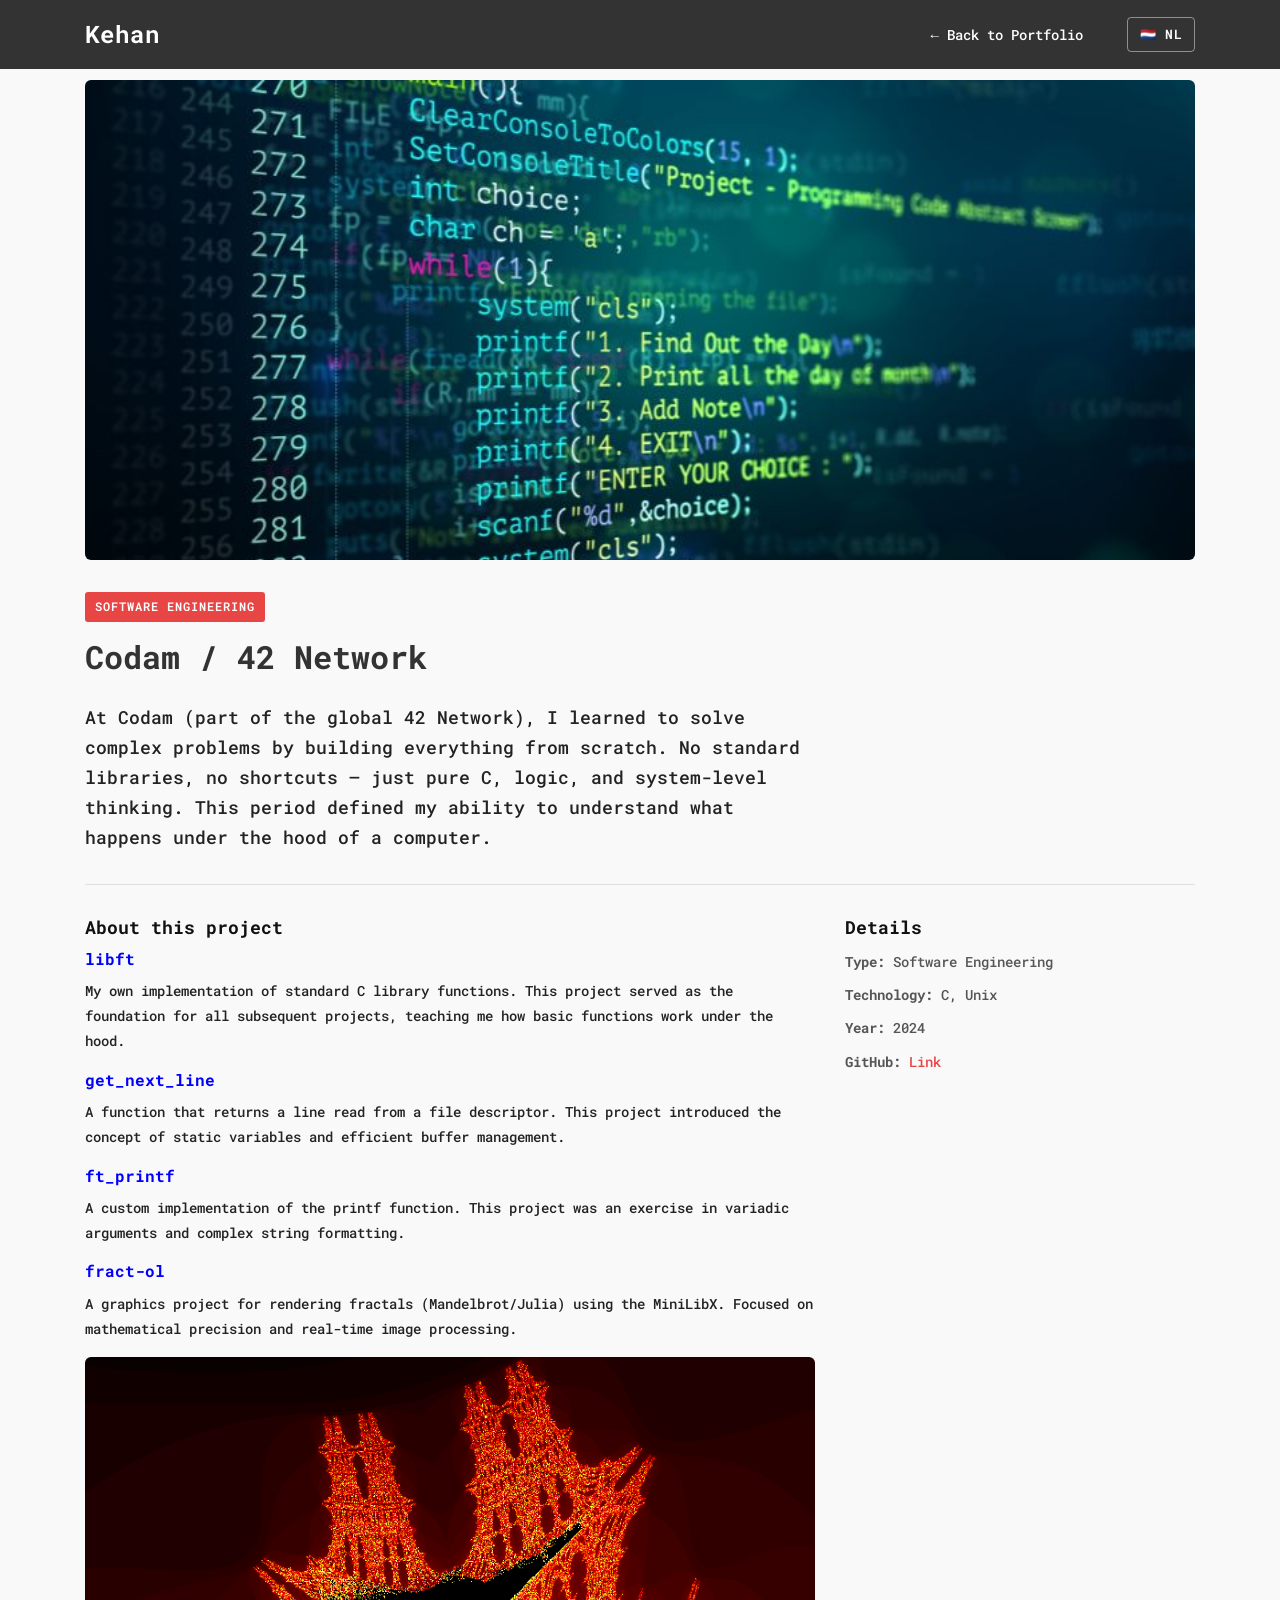
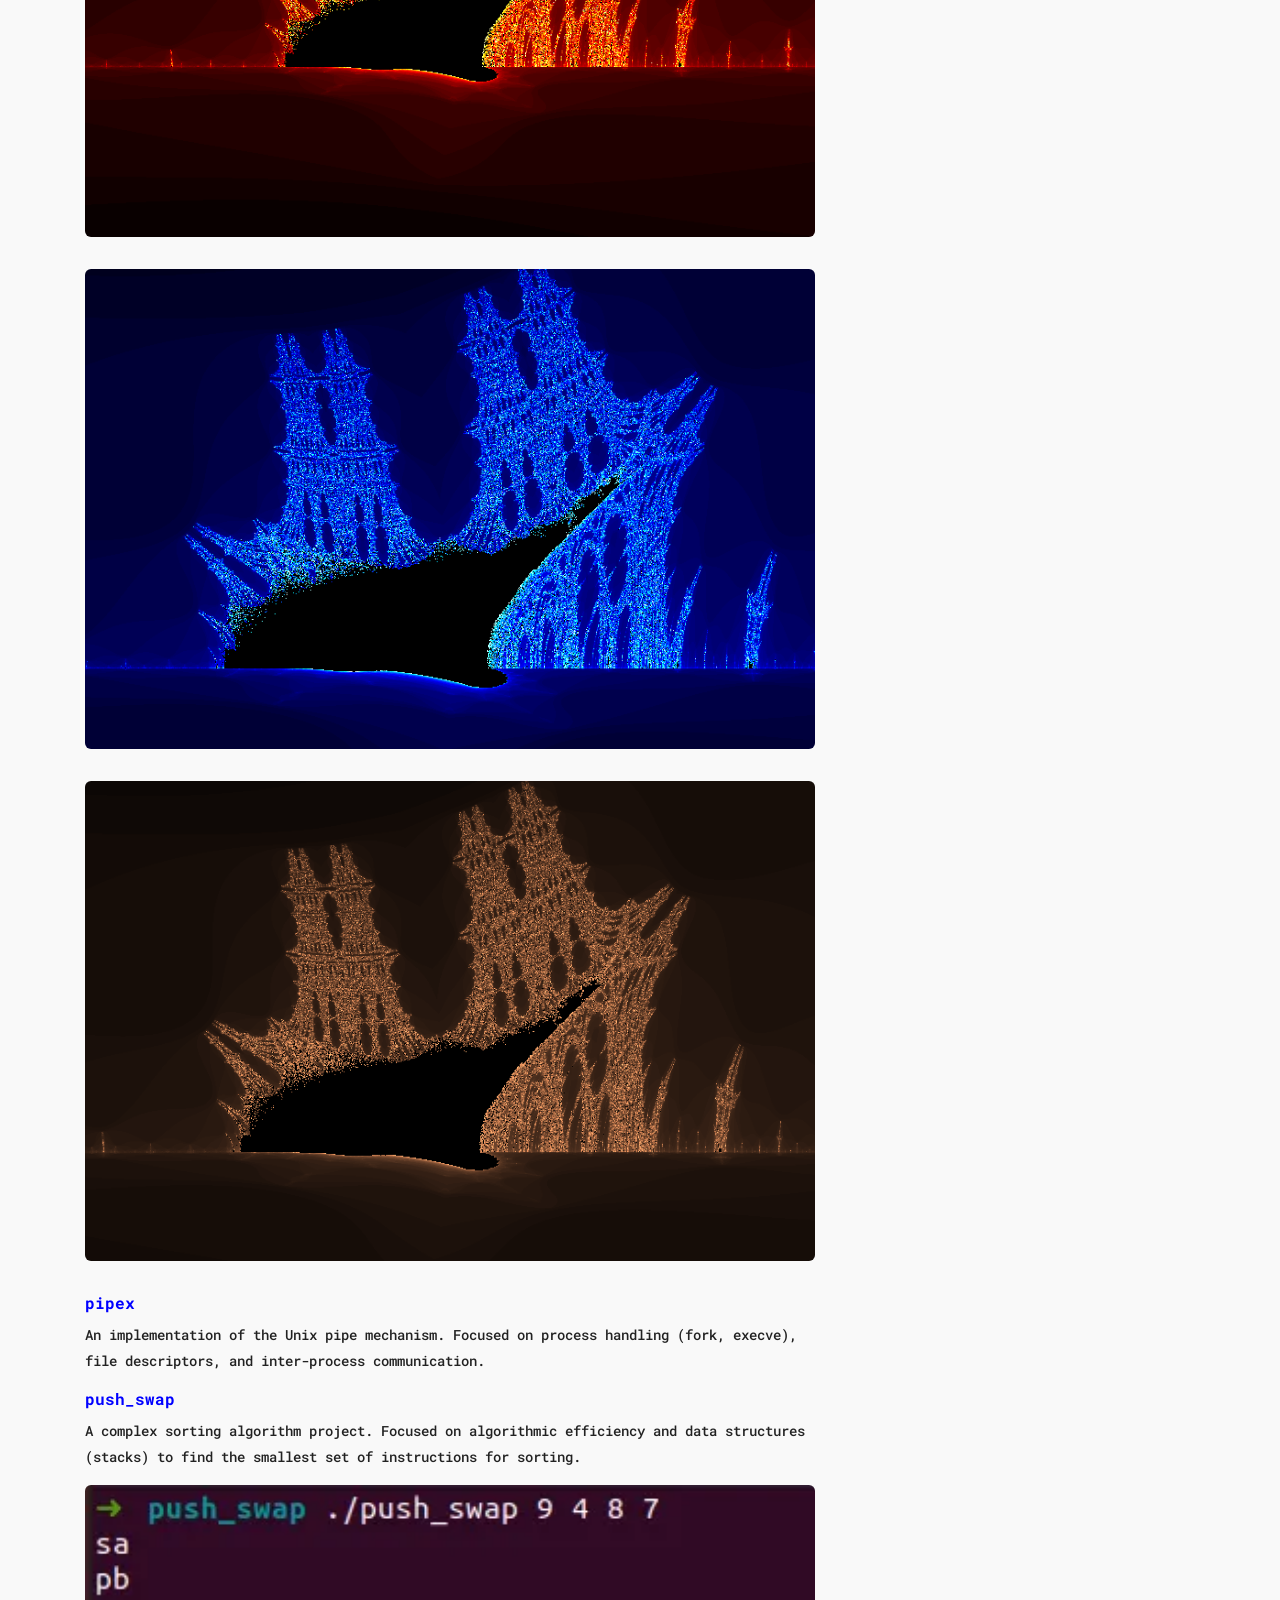
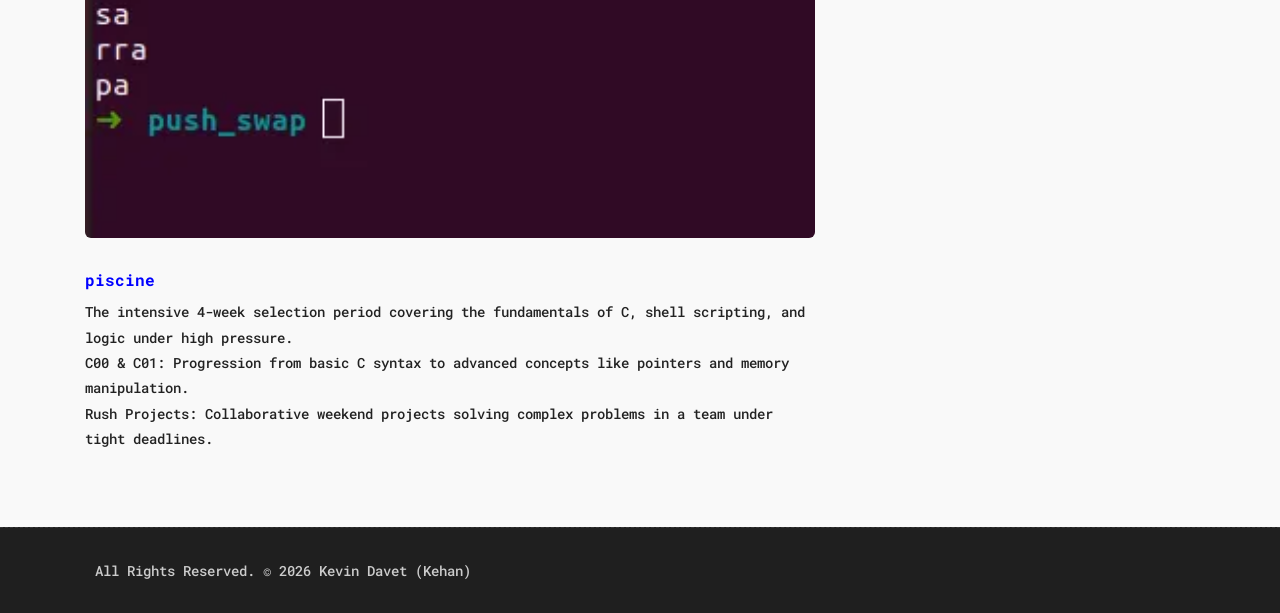
<file: portfolio-1.html>
<!DOCTYPE html>
<html lang="en">
<head>
    <meta charset="utf-8">
    <meta http-equiv="X-UA-Compatible" content="IE=edge">
    <meta name="viewport" content="width=device-width, minimum-scale=1.0, maximum-scale=1.0, user-scalable=no">
    <title>Codam / 42 Network – Kehan</title>

    <link rel="stylesheet" href="css/bootstrap.min.css">
    <link rel="stylesheet" href="style.css">
    <link rel="stylesheet" href="css/responsive.css">
    <link rel="stylesheet" href="css/custom.css">
</head>
<body class="politics_version">

    <!-- Navigation -->
    <nav class="navbar navbar-expand-lg navbar-dark fixed-top navbar-shrink" id="mainNav" style="background-color:#333333 !important;">
        <div class="container">
            <a class="navbar-brand" href="index.html">Kehan</a>
            <div style="display:flex; align-items:center; gap:16px;">
                <a href="index.html#portfolio" class="nav-link" style="display:inline; color:#fff;" data-i18n="back-link">← Back to Portfolio</a>
                <button id="lang-toggle" class="lang-toggle-btn" onclick="toggleLang()" title="Taal wisselen / Switch language">🇳🇱 NL</button>
            </div>
        </div>
    </nav>

    <div class="portfolio-detail-section">
        <div class="container">
            <img src="uploads/c-vs-c.jpg" alt="Codam / 42 Network" class="portfolio-detail-hero img-fluid">

            <span class="portfolio-detail-tag">Software Engineering</span>
            <h1 style="font-size:32px; font-weight:700; margin-bottom:16px;">Codam / 42 Network</h1>

            <p class="lead" style="color:#555; max-width:720px;" data-i18n="p1-intro">
                At Codam (part of the global 42 Network), I learned to solve complex problems by building everything from scratch. No standard libraries, no shortcuts — just pure C, logic, and system-level thinking. This period defined my ability to understand what happens under the hood of a computer.
            </p>

            <hr style="margin: 32px 0;">

            <div class="row">
                <div class="col-md-8">
                    <h3 data-i18n="about-project">About this project</h3>
					<h4 style="color: #0000FF !important">libft</h4>
                    <p data-i18n="p1-body1">My own implementation of standard C library functions. This project served as the foundation for all subsequent projects, teaching me how basic functions work under the hood.</p>
                    <h4 style="color: #0000FF !important">get_next_line</h4>
					<p data-i18n="p1-body2">A function that returns a line read from a file descriptor. This project introduced the concept of static variables and efficient buffer management.</p>
					<h4 style="color: #0000FF !important">ft_printf</h4>
					<p data-i18n="p1-body3">A custom implementation of the printf function. This project was an exercise in variadic arguments and complex string formatting.</p>
					<h4 style="color: #0000FF !important">fract-ol</h4>
					<p data-i18n="p1-body4">A graphics project for rendering fractals (Mandelbrot/Julia) using the MiniLibX. Focused on mathematical precision and real-time image processing.</p>
					<img src="uploads/fract-ol_ship_1.png" alt="fract-ol_ship_1" class="portfolio-detail-hero img-fluid">
					<img src="uploads/fract-ol_ship_2.png" alt="fract-ol_ship_2" class="portfolio-detail-hero img-fluid">
					<img src="uploads/fract-ol_ship_3.png" alt="fract-ol_ship_3" class="portfolio-detail-hero img-fluid">
					<h4 style="color: #0000FF !important">pipex</h4>
					<p data-i18n="p1-body5">An implementation of the Unix pipe mechanism. Focused on process handling (fork, execve), file descriptors, and inter-process communication.</p>
					<h4 style="color: #0000FF !important">push_swap</h4>
					<p data-i18n="p1-body6">A complex sorting algorithm project. Focused on algorithmic efficiency and data structures (stacks) to find the smallest set of instructions for sorting.</p>
					<img src="uploads/push_swap.png" alt="push_swap" class="portfolio-detail-hero img-fluid">
					<h4 style="color: #0000FF !important">piscine</h4>
					<p data-i18n="p1-body7">The intensive 4-week selection period covering the fundamentals of C, shell scripting, and logic under high pressure.<br>C00 & C01: Progression from basic C syntax to advanced concepts like pointers and memory manipulation.<br>Rush Projects: Collaborative weekend projects solving complex problems in a team under tight deadlines.</p>
				</div>
                <div class="col-md-4">
                    <h3 data-i18n="details-title">Details</h3>
                    <ul style="list-style:none; padding:0; color:#555;">
                        <li><strong data-i18n="lbl-type">Type:</strong> Software Engineering</li>
                        <li style="margin-top:8px;"><strong data-i18n="lbl-tech">Technology:</strong> C, Unix</li>
                        <li style="margin-top:8px;"><strong data-i18n="lbl-year">Year:</strong> 2024</li>
                        <li style="margin-top:8px;"><strong>GitHub:</strong> <a href="https://github.com/kehan8/Codam_42" target="_blank" style="color:#e84545;">Link</a></li>
                    </ul>
                </div>
            </div>
        </div>
    </div>

    <div class="copyrights">
        <div class="container">
            <div class="footer-distributed">
                <div class="footer-left">
                    <p class="footer-company-name">All Rights Reserved. &copy; 2026 Kevin Davet (Kehan)</p>
                </div>
            </div>
        </div>
    </div>

    <script src="js/all.js"></script>
    <script src="js/custom.js"></script>

    <!-- Language Switcher -->
    <script>
      	var translations = {
        	en: {
				'back-link':		'← Back to Portfolio',
				'p1-intro':			'At Codam (part of the global 42 Network), I learned to solve complex problems by building everything from scratch. No standard libraries, no shortcuts — just pure C, logic, and system-level thinking. This period defined my ability to understand what happens under the hood of a computer.',
				'about-project':	'About this project',
				'p1-body1':			'My own implementation of standard C library functions. This project served as the foundation for all subsequent projects, teaching me how basic functions work under the hood.',
				'p1-body2': 		'A function that returns a line read from a file descriptor. This project introduced the concept of static variables and efficient buffer management.',
				'p1-body3': 		'A custom implementation of the printf function. This project was an exercise in variadic arguments and complex string formatting.',
				'p1-body4': 		'A graphics project for rendering fractals (Mandelbrot/Julia) using the MiniLibX. Focused on mathematical precision and real-time image processing.',
				'p1-body5': 		'An implementation of the Unix pipe mechanism. Focused on process handling (fork, execve), file descriptors, and inter-process communication.',
				'p1-body6': 		'A complex sorting algorithm project. Focused on algorithmic efficiency and data structures (stacks) to find the smallest set of instructions for sorting.',
				'p1-body7': 		'The intensive 4-week selection period covering the fundamentals of C, shell scripting, and logic under high pressure.<br>C00 & C01: Progression from basic C syntax to advanced concepts like pointers and memory manipulation.<br>Rush Projects: Collaborative weekend projects solving complex problems in a team under tight deadlines.',
				'details-title':	'Details',
				'lbl-type':			'Type:',
				'lbl-tech':			'Technology:',
				'lbl-year':			'Year:'
			},
			nl: {
				'back-link':		'← Terug naar Portfolio',
				'p1-intro':			'Bij Codam (onderdeel van het wereldwijde 42 Network) leerde ik complexe problemen op te lossen door alles vanaf nul op te bouwen. Geen standaardbibliotheken, geen shortcuts – alleen pure C, logica en systeemdenken. Deze periode heeft mijn vermogen gevormd om te begrijpen wat er zich onder de motorkap van een computer afspeelt.',
				'about-project':	'Over dit project',
				'p1-body1':			'Mijn eigen implementatie van standaard C-bibliotheekfuncties. Dit project vormde de basis voor alle volgende projecten en leerde me hoe basisfuncties intern werken.',
				'p1-body2':			'Een functie die een regel retourneert die is gelezen uit een bestandsdescriptor. Dit project introduceerde het concept van statische variabelen en efficiënt bufferbeheer.',
				'p1-body3': 		'Een aangepaste implementatie van de printf-functie. Dit project was een oefening in het werken met variabele argumenten en complexe tekenreeksopmaak.',
				'p1-body4': 		'Een grafisch project voor het weergeven van fractals (Mandelbrot/Julia) met behulp van MiniLibX. De focus ligt op wiskundige precisie en realtime beeldverwerking.',
				'p1-body5': 		'Een implementatie van het Unix-pipemechanisme. Gericht op procesafhandeling (fork, execve), bestandsdescriptors en interprocescommunicatie.',
				'p1-body6': 		'Een complex sorteeralgoritme-project. Gericht op algoritmische efficiëntie en datastructuren (stacks) om de kleinste set instructies voor sorteren te vinden.',
				'p1-body7': 		'De intensieve selectieperiode van 4 weken behandelt de basisprincipes van C, shellscripting en logica onder hoge druk.<br>C00 & C01: Van basis C-syntaxis tot geavanceerde concepten zoals pointers en geheugenmanipulatie.<br>Rush Projects: Samenwerkingsprojecten in het weekend waarbij complexe problemen in teamverband onder strakke deadlines worden opgelost.',
				'details-title':	'Details',
				'lbl-type':			'Type:',
				'lbl-tech':			'Technologie:',
				'lbl-year':			'Jaar:'
			}
		};
		function setLang(lang) {
			localStorage.setItem('lang', lang);
			var t = translations[lang];
			document.querySelectorAll('[data-i18n]').forEach(function(el) {
				var key = el.getAttribute('data-i18n');
				if (t[key] !== undefined) el.innerHTML = t[key];
			});
			var btn = document.getElementById('lang-toggle');
			if (btn) btn.textContent = lang === 'nl' ? '\uD83C\uDDEC\uD83C\uDDE7 EN' : '\uD83C\uDDF3\uD83C\uDDF1 NL';
			document.documentElement.lang = lang === 'nl' ? 'nl' : 'en';
		}
		function toggleLang() {
			var current = localStorage.getItem('lang') || 'en';
			setLang(current === 'en' ? 'nl' : 'en');
		}
		document.addEventListener('DOMContentLoaded', function() {
        	setLang(localStorage.getItem('lang') || 'en');
		});
    </script>
</body>
</html>
</file>
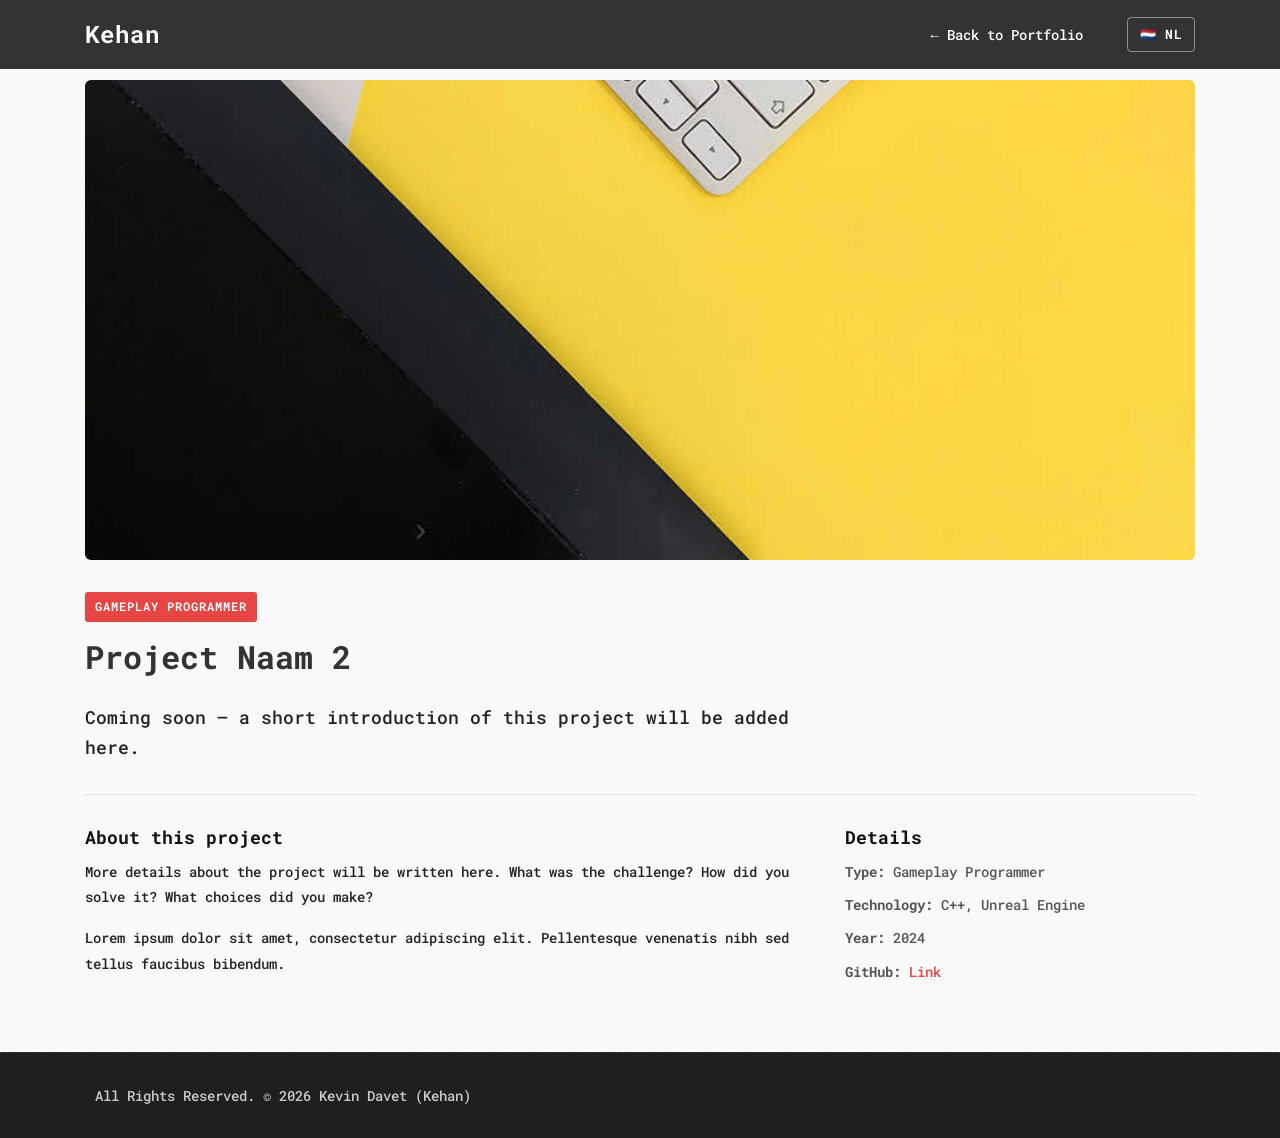
<file: portfolio-2.html>
<!DOCTYPE html>
<html lang="en">
<head>
    <meta charset="utf-8">
    <meta http-equiv="X-UA-Compatible" content="IE=edge">
    <meta name="viewport" content="width=device-width, minimum-scale=1.0, maximum-scale=1.0, user-scalable=no">
    <title>Project Naam 2 – Kehan</title>

    <link rel="stylesheet" href="css/bootstrap.min.css">
    <link rel="stylesheet" href="style.css">
    <link rel="stylesheet" href="css/responsive.css">
    <link rel="stylesheet" href="css/custom.css">
</head>
<body class="politics_version">

    <!-- Navigation -->
    <nav class="navbar navbar-expand-lg navbar-dark fixed-top navbar-shrink" id="mainNav" style="background-color:#333333 !important;">
        <div class="container">
            <a class="navbar-brand" href="index.html">Kehan</a>
            <div style="display:flex; align-items:center; gap:16px;">
                <a href="index.html#portfolio" class="nav-link" style="display:inline; color:#fff;" data-i18n="back-link">← Back to Portfolio</a>
                <button id="lang-toggle" class="lang-toggle-btn" onclick="toggleLang()" title="Taal wisselen / Switch language">🇳🇱 NL</button>
            </div>
        </div>
    </nav>

    <div class="portfolio-detail-section">
        <div class="container">
            <img src="uploads/gallery_img-02.jpg" alt="Project Naam 2" class="portfolio-detail-hero img-fluid">

            <span class="portfolio-detail-tag">Gameplay Programmer</span>
            <h1 style="font-size:32px; font-weight:700; margin-bottom:16px;">Project Naam 2</h1>

            <p class="lead" style="color:#555; max-width:720px;" data-i18n="p2-intro">
                Coming soon – a short introduction of this project will be added here.
            </p>

            <hr style="margin: 32px 0;">

            <div class="row">
                <div class="col-md-8">
                    <h3 data-i18n="about-project">About this project</h3>
                    <p data-i18n="p2-body1">More details about the project will be written here. What was the challenge? How did you solve it? What choices did you make?</p>
                    <p data-i18n="placeholder-lorem">Lorem ipsum dolor sit amet, consectetur adipiscing elit. Pellentesque venenatis nibh sed tellus faucibus bibendum.</p>
                </div>
                <div class="col-md-4">
                    <h3 data-i18n="details-title">Details</h3>
                    <ul style="list-style:none; padding:0; color:#555;">
                        <li><strong data-i18n="lbl-type">Type:</strong> Gameplay Programmer</li>
                        <li style="margin-top:8px;"><strong data-i18n="lbl-tech">Technology:</strong> C++, Unreal Engine</li>
                        <li style="margin-top:8px;"><strong data-i18n="lbl-year">Year:</strong> 2024</li>
                        <li style="margin-top:8px;"><strong>GitHub:</strong> <a href="#" target="_blank" style="color:#e84545;">Link</a></li>
                    </ul>
                </div>
            </div>
        </div>
    </div>

    <div class="copyrights">
        <div class="container">
            <div class="footer-distributed">
                <div class="footer-left">
                    <p class="footer-company-name">All Rights Reserved. &copy; 2026 Kevin Davet (Kehan)</p>
                </div>
            </div>
        </div>
    </div>

    <script src="js/all.js"></script>
    <script src="js/custom.js"></script>

    <!-- Language Switcher -->
	<script>
		var translations = {
			en: {
				'back-link':			'← Back to Portfolio',
				'p2-intro':				'Coming soon – a short introduction of this project will be added here.',
				'about-project':		'About this project',
				'p2-body1':				'More details about the project will be written here. What was the challenge? How did you solve it? What choices did you make?',
				'placeholder-lorem':	'Lorem ipsum dolor sit amet, consectetur adipiscing elit. Pellentesque venenatis nibh sed tellus faucibus bibendum.',
				'details-title':		'Details',
				'lbl-type':				'Type:',
				'lbl-tech':				'Technology:',
				'lbl-year':				'Year:'
			},
			nl: {
				'back-link':			'← Terug naar Portfolio',
				'p2-intro':				'Binnenkort beschikbaar – hier komt een korte introductie van het project.',
				'about-project':		'Over dit project',
				'p2-body1':				'Hier kun je meer details schrijven over het project. Wat was de uitdaging? Hoe heb je het opgelost? Welke keuzes heb je gemaakt?',
				'placeholder-lorem':	'Lorem ipsum dolor sit amet, consectetur adipiscing elit. Pellentesque venenatis nibh sed tellus faucibus bibendum.',
				'details-title':		'Details',
				'lbl-type':				'Type:',
				'lbl-tech':				'Technologie:',
				'lbl-year':				'Jaar:'
			}
		};
		function setLang(lang) {
			localStorage.setItem('lang', lang);
			var t = translations[lang];
			document.querySelectorAll('[data-i18n]').forEach(function(el) {
				var key = el.getAttribute('data-i18n');
				if (t[key] !== undefined) el.innerHTML = t[key];
			});
			var btn = document.getElementById('lang-toggle');
			if (btn) btn.textContent = lang === 'nl' ? '\uD83C\uDDEC\uD83C\uDDE7 EN' : '\uD83C\uDDF3\uD83C\uDDF1 NL';
			document.documentElement.lang = lang === 'nl' ? 'nl' : 'en';
		}
		function toggleLang() {
			var current = localStorage.getItem('lang') || 'en';
			setLang(current === 'en' ? 'nl' : 'en');
		}
		document.addEventListener('DOMContentLoaded', function() {
			setLang(localStorage.getItem('lang') || 'en');
		});
	</script>
</body>
</html>
</file>
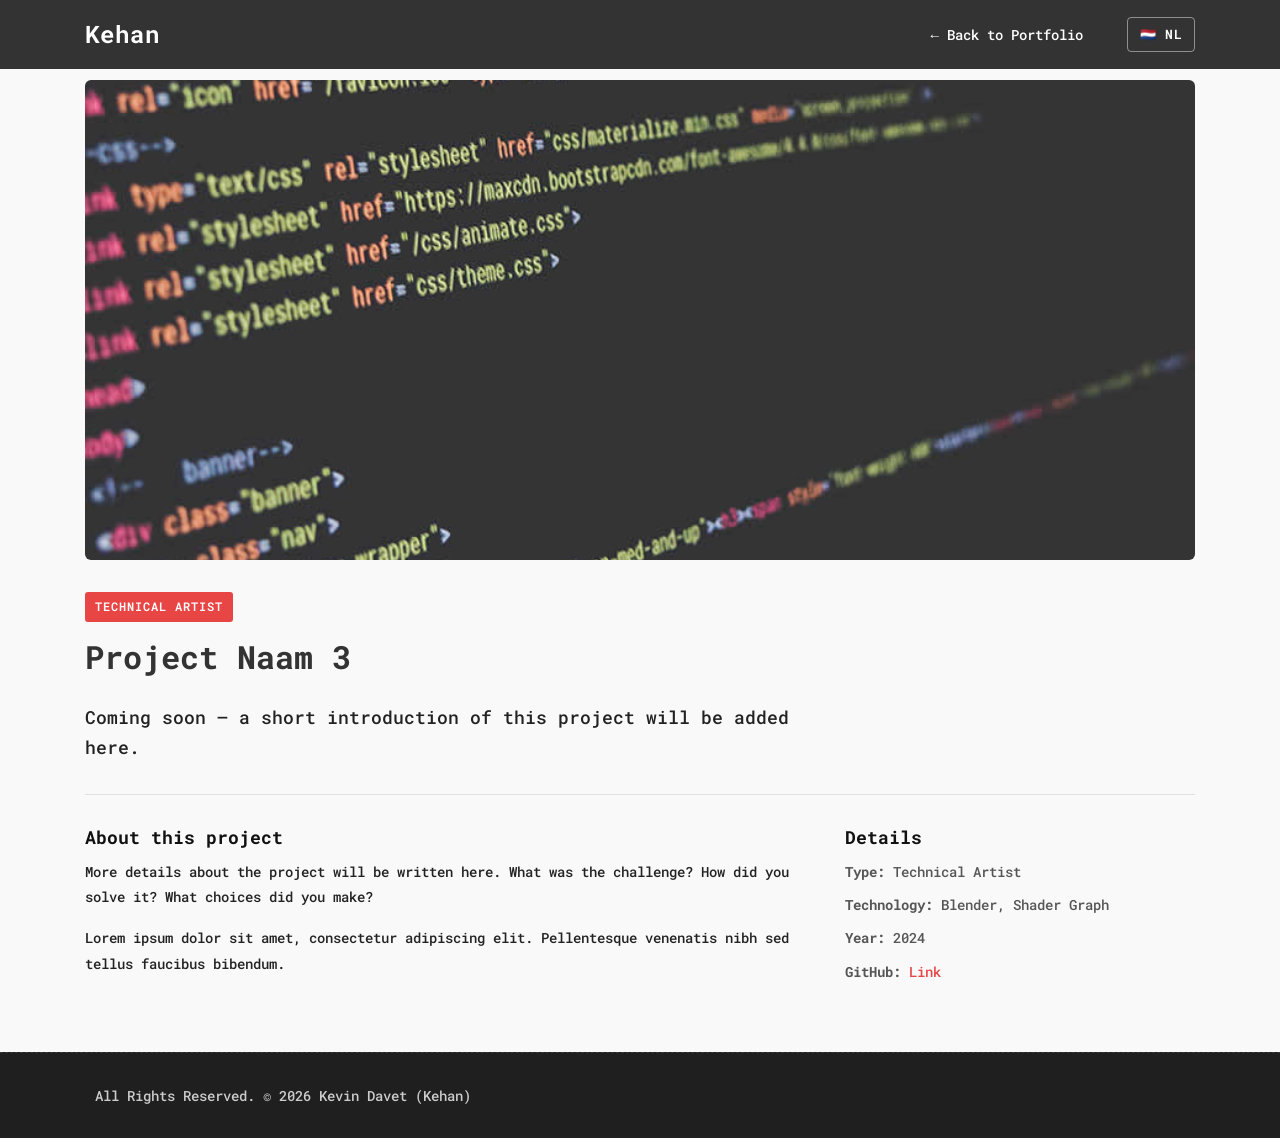
<file: portfolio-3.html>
<!DOCTYPE html>
<html lang="en">
<head>
    <meta charset="utf-8">
    <meta http-equiv="X-UA-Compatible" content="IE=edge">
    <meta name="viewport" content="width=device-width, minimum-scale=1.0, maximum-scale=1.0, user-scalable=no">
    <title>Project Naam 3 – Kehan</title>

    <link rel="stylesheet" href="css/bootstrap.min.css">
    <link rel="stylesheet" href="style.css">
    <link rel="stylesheet" href="css/responsive.css">
    <link rel="stylesheet" href="css/custom.css">
</head>
<body class="politics_version">

    <!-- Navigation -->
    <nav class="navbar navbar-expand-lg navbar-dark fixed-top navbar-shrink" id="mainNav" style="background-color:#333333 !important;">
        <div class="container">
            <a class="navbar-brand" href="index.html">Kehan</a>
            <div style="display:flex; align-items:center; gap:16px;">
                <a href="index.html#portfolio" class="nav-link" style="display:inline; color:#fff;" data-i18n="back-link">← Back to Portfolio</a>
                <button id="lang-toggle" class="lang-toggle-btn" onclick="toggleLang()" title="Taal wisselen / Switch language">🇳🇱 NL</button>
            </div>
        </div>
    </nav>

    <div class="portfolio-detail-section">
        <div class="container">
            <img src="uploads/gallery_img-03.jpg" alt="Project Naam 3" class="portfolio-detail-hero img-fluid">

            <span class="portfolio-detail-tag">Technical Artist</span>
            <h1 style="font-size:32px; font-weight:700; margin-bottom:16px;">Project Naam 3</h1>

            <p class="lead" style="color:#555; max-width:720px;" data-i18n="p3-intro">
                Coming soon – a short introduction of this project will be added here.
            </p>

            <hr style="margin: 32px 0;">

            <div class="row">
                <div class="col-md-8">
                    <h3 data-i18n="about-project">About this project</h3>
                    <p data-i18n="p3-body1">More details about the project will be written here. What was the challenge? How did you solve it? What choices did you make?</p>
                    <p data-i18n="placeholder-lorem">Lorem ipsum dolor sit amet, consectetur adipiscing elit. Pellentesque venenatis nibh sed tellus faucibus bibendum.</p>
                </div>
                <div class="col-md-4">
                    <h3 data-i18n="details-title">Details</h3>
                    <ul style="list-style:none; padding:0; color:#555;">
                        <li><strong data-i18n="lbl-type">Type:</strong> Technical Artist</li>
                        <li style="margin-top:8px;"><strong data-i18n="lbl-tech">Technology:</strong> Blender, Shader Graph</li>
                        <li style="margin-top:8px;"><strong data-i18n="lbl-year">Year:</strong> 2024</li>
                        <li style="margin-top:8px;"><strong>GitHub:</strong> <a href="#" target="_blank" style="color:#e84545;">Link</a></li>
                    </ul>
                </div>
            </div>
        </div>
    </div>

    <div class="copyrights">
        <div class="container">
            <div class="footer-distributed">
                <div class="footer-left">
                    <p class="footer-company-name">All Rights Reserved. &copy; 2026 Kevin Davet (Kehan)</p>
                </div>
            </div>
        </div>
    </div>

    <script src="js/all.js"></script>
    <script src="js/custom.js"></script>

    <!-- Language Switcher -->
    <script>
		var translations = {
			en: {
				'back-link':			'← Back to Portfolio',
				'p3-intro':				'Coming soon – a short introduction of this project will be added here.',
				'about-project':		'About this project',
				'p3-body1':				'More details about the project will be written here. What was the challenge? How did you solve it? What choices did you make?',
				'placeholder-lorem':	'Lorem ipsum dolor sit amet, consectetur adipiscing elit. Pellentesque venenatis nibh sed tellus faucibus bibendum.',
				'details-title':		'Details',
				'lbl-type':				'Type:',
				'lbl-tech':				'Technology:',
				'lbl-year':				'Year:'
			},
			nl: {
				'back-link':			'← Terug naar Portfolio',
				'p3-intro':				'Binnenkort beschikbaar – hier komt een korte introductie van het project.',
				'about-project':		'Over dit project',
				'p3-body1':				'Hier kun je meer details schrijven over het project. Wat was de uitdaging? Hoe heb je het opgelost? Welke keuzes heb je gemaakt?',
				'placeholder-lorem':	'Lorem ipsum dolor sit amet, consectetur adipiscing elit. Pellentesque venenatis nibh sed tellus faucibus bibendum.',
				'details-title':		'Details',
				'lbl-type':				'Type:',
				'lbl-tech':				'Technologie:',
				'lbl-year':				'Jaar:'
			}
		};
		function setLang(lang) {
			localStorage.setItem('lang', lang);
			var t = translations[lang];
			document.querySelectorAll('[data-i18n]').forEach(function(el) {
				var key = el.getAttribute('data-i18n');
				if (t[key] !== undefined) el.innerHTML = t[key];
			});
			var btn = document.getElementById('lang-toggle');
			if (btn) btn.textContent = lang === 'nl' ? '\uD83C\uDDEC\uD83C\uDDE7 EN' : '\uD83C\uDDF3\uD83C\uDDF1 NL';
			document.documentElement.lang = lang === 'nl' ? 'nl' : 'en';
		}
		function toggleLang() {
			var current = localStorage.getItem('lang') || 'en';
			setLang(current === 'en' ? 'nl' : 'en');
		}
		document.addEventListener('DOMContentLoaded', function() {
			setLang(localStorage.getItem('lang') || 'en');
		});
    </script>
</body>
</html>
</file>
<file: style.css>
/*------------------------------------------------------------------
    Version: 1.0
-------------------------------------------------------------------*/

/*------------------------------------------------------------------
    IMPORT FONTS
-------------------------------------------------------------------*/

@import url('https://fonts.googleapis.com/css?family=Roboto+Mono:300,400,500,700');

/*------------------------------------------------------------------
    IMPORT FILES
-------------------------------------------------------------------*/

@import url(css/animate.css);
@import url(css/camera.css);
@import url(css/flaticon.css);
@import url(css/prettyPhoto.css);
@import url(css/owl.carousel.css);
@import url(css/font-awesome.min.css);

/*------------------------------------------------------------------
    SKELETON
-------------------------------------------------------------------*/

body {
    color: #999999;
    font-size: 14px;
    font-family: 'Roboto Mono', monospace;
    line-height: 1.80857;
}

html, body{
	height: 100%;
}

body.demos .section {
    background: url(images/bg.png) repeat top center #f2f3f5;
}

body.demos .section-title img {
    max-width: 280px;
    display: block;
    margin: 10px auto;
}

body.demos .service-widget h3 {
    border-bottom: 1px solid #ededed;
    font-size: 18px;
    padding: 20px 0;
    background-color: #ffffff;
}

body.demos .service-widget {
    margin: 0 0 30px;
    padding: 30px;
    background-color: #fff
}

body.demos .container-fluid {
    max-width: 1080px
}

a {
    color: #1f1f1f;
    text-decoration: none !important;
    outline: none !important;
    -webkit-transition: all .3s ease-in-out;
    -moz-transition: all .3s ease-in-out;
    -ms-transition: all .3s ease-in-out;
    -o-transition: all .3s ease-in-out;
    transition: all .3s ease-in-out;
}

h1,
h2,
h3,
h4,
h5,
h6 {
    letter-spacing: 0;
    font-weight: normal;
    position: relative;
    padding: 0 0 10px 0;
    font-weight: normal;
    line-height: 120% !important;
    color: #333333;
    margin: 0
}

h1 {
    font-size: 24px
}

h2 {
    font-size: 22px
}

h3 {
    font-size: 18px
}

h4 {
    font-size: 16px
}

h5 {
    font-size: 14px
}

h6 {
    font-size: 13px
}

h1 a,
h2 a,
h3 a,
h4 a,
h5 a,
h6 a {
    color: #212121;
    text-decoration: none!important;
    opacity: 1
}

h1 a:hover,
h2 a:hover,
h3 a:hover,
h4 a:hover,
h5 a:hover,
h6 a:hover {
    opacity: .8
}

a {
    color: #222222;
    text-decoration: none;
    outline: none;
}

a,
.btn {
    text-decoration: none !important;
    outline: none !important;
    -webkit-transition: all .3s ease-in-out;
    -moz-transition: all .3s ease-in-out;
    -ms-transition: all .3s ease-in-out;
    -o-transition: all .3s ease-in-out;
    transition: all .3s ease-in-out;
}

.btn-custom {
    margin-top: 20px;
    background-color: transparent !important;
    border: 2px solid #ddd;
    padding: 12px 40px;
    font-size: 16px;
}

.lead {
    font-size: 18px;
    line-height: 30px;
    color: #767676;
    margin: 0;
    padding: 0;
}

blockquote {
    margin: 20px 0 20px;
    padding: 30px;
}

ul, li, ol{
	margin: 0px;
	list-style: none;
	padding: 0px;
}


/*------------------------------------------------------------------
    WP CORE
-------------------------------------------------------------------*/

.first {
    clear: both
}

.last {
    margin-right: 0
}

.alignnone {
    margin: 5px 20px 20px 0;
}

.aligncenter,
div.aligncenter {
    display: block;
    margin: 5px auto 5px auto;
}

.alignright {
    float: right;
    margin: 10px 0 20px 20px;
}

.alignleft {
    float: left;
    margin: 10px 20px 20px 0;
}

a img.alignright {
    float: right;
    margin: 10px 0 20px 20px;
}

a img.alignnone {
    margin: 10px 20px 20px 0;
}

a img.alignleft {
    float: left;
    margin: 10px 20px 20px 0;
}

a img.aligncenter {
    display: block;
    margin-left: auto;
    margin-right: auto
}

.wp-caption {
    background: #fff;
    border: 1px solid #f0f0f0;
    max-width: 96%;
    /* Image does not overflow the content area */
    padding: 5px 3px 10px;
    text-align: center;
}

.wp-caption.alignnone {
    margin: 5px 20px 20px 0;
}

.wp-caption.alignleft {
    margin: 5px 20px 20px 0;
}

.wp-caption.alignright {
    margin: 5px 0 20px 20px;
}

.wp-caption img {
    border: 0 none;
    height: auto;
    margin: 0;
    max-width: 98.5%;
    padding: 0;
    width: auto;
}

.wp-caption p.wp-caption-text {
    font-size: 11px;
    line-height: 17px;
    margin: 0;
    padding: 0 4px 5px;
}


/* Text meant only for screen readers. */

.screen-reader-text {
    clip: rect(1px, 1px, 1px, 1px);
    position: absolute !important;
    height: 1px;
    width: 1px;
    overflow: hidden;
}

.screen-reader-text:focus {
    background-color: #f1f1f1;
    border-radius: 3px;
    box-shadow: 0 0 2px 2px rgba(0, 0, 0, 0.6);
    clip: auto !important;
    color: #21759b;
    display: block;
    font-size: 14px;
    font-size: 0.875rem;
    font-weight: bold;
    height: auto;
    left: 5px;
    line-height: normal;
    padding: 15px 23px 14px;
    text-decoration: none;
    top: 5px;
    width: auto;
    z-index: 100000;
    /* Above WP toolbar. */
}


/*------------------------------------------------------------------
    HEADER
-------------------------------------------------------------------*/

.navbar-dark{
	
}

.navbar-dark .navbar-nav .nav-link{
	color: #ffffff;
	letter-spacing: 1px;
	font-size: 14px;
	position: relative;
}
.navbar-dark .navbar-nav .nav-link:hover{
	color: #ffffff;
}
.navbar-dark .navbar-nav .nav-link.active{
	font-weight: 600;
}
.navbar-dark .navbar-nav .nav-link::after {
    content: '';
    width: 0;
    height: 3px;
    background: #ffffff;
    position: absolute;
    bottom: 0;
    left: 0;
	right: 0;
	text-align: center;
	margin: 0 auto;
    border-radius: 0px;
    -webkit-transition: all .5s;
    transition: all .5s;
    z-index: -1;
}
.navbar-dark .navbar-nav .nav-link.active::after {
	width: 50%;
}

/*------------------------------------------------------------------
    SECTIONS
-------------------------------------------------------------------*/

.main-banner{
	height: 100%;
	position: relative;
}

.main-banner{
	display: table;
    width: 100%;
	text-align: center;
}
.main-banner::after {
    content: " ";
    position: absolute;
    top: 0;
    bottom: 0;
    left: 0;
    right: 0;
    background-color: #000;
    z-index: 0;
    opacity: .6;
}
.heading{
	color: #fff;
	display: table-cell;
	vertical-align: middle;
	position: relative;
	z-index: 1;
}
.heading h1{
	color: #ffffff;
	font-weight: 700;
	font-size: 62px;
	text-transform: uppercase;
	text-shadow: 2px 2px 30px rgba(0, 0, 0, 0.6);
}
.heading p{
	font-size: 18px;
	padding: 20px 0px;
}

.heading h3{
	color: ffffff;
}

.cd-words-wrapper {
  display: inline-block;
  position: relative;
  text-align: left;
}
.cd-words-wrapper b {
  display: inline-block;
  position: absolute;
  white-space: nowrap;
  left: 0;
  top: 0;
}
.cd-words-wrapper b.is-visible {
  position: relative;
}
.no-js .cd-words-wrapper b {
  opacity: 0;
}
.no-js .cd-words-wrapper b.is-visible {
  opacity: 1;
}

/* -------------------------------- 

xclip 

-------------------------------- */
.cd-headline.clip span {
  display: inline-block;
  padding: .2em 0;
  color: #ffffff;
  font-size: 30px;
}
.cd-headline.clip span b{
	text-transform: uppercase;
}
.cd-headline.clip .cd-words-wrapper {
  overflow: hidden;
  vertical-align: top;
}
.cd-headline.clip .cd-words-wrapper::after {
  /* line */
  content: '';
  position: absolute;
  top: 0;
  right: 0;
  width: 2px;
  height: 100%;
  background-color: #aebcb9;
}
.cd-headline.clip b {
  opacity: 0;
}
.cd-headline.clip b.is-visible {
  opacity: 1;
}


#mainNav.navbar-shrink {
    padding-top: 10px;
    padding-bottom: 10px;
    background-color: #333333;
}

#clouds{
	margin-top: -5%;
	position: relative;
	z-index: 1;
}
#clouds path {
    fill: #ffffff;
    bottom: -10px;
    overflow: hidden;
    stroke: #ffffff;
}

.section {
    display: block;
    position: relative;
    overflow: hidden;
    padding: 70px 0;
}

.noover {
    overflow: visible;
}

.noover .btn-dark {
    border: 0 !important;
}

.nopad {
    padding: 0;
}

.nopadtop {
    padding-top: 0;
}

.section.wb {
    background-color: #ffffff;
}

.section.lb {
    background-color: #f2f3f5;
}

.section.db {
    background-color: #111111;
}

.section.color1 {
    background-color: #448AFF;
}

.first-section {
    display: block;
    position: relative;
    overflow: hidden;
    padding: 16em 0 13em;
}

.first-section h2 {
    color: #ffffff;
    font-size: 68px;
    font-weight: 300;
    text-transform: capitalize;
    display: block;
    margin: 0;
    padding: 0 0 30px;
    position: relative;
}

.first-section .lead {
    font-size: 21px;
    font-weight: 300;
    padding: 0 0 40px;
    margin: 0;
    line-height: inherit;
    color: #ffffff;
}

.macbookright {
    width: 980px;
    position: absolute;
    right: -15%;
    bottom: -6%;
}

.section-title {
    display: block;
    position: relative;
    margin-bottom: 60px;
}

.section-title p {
    color: #999;
    font-weight: 400;
    font-size: 18px;
    line-height: 33px;
    margin: 0;
}

.section-title h3 {
    font-size: 38px;
    font-weight: 500;
    line-height: 62px;
    margin: 0 0 25px;
    padding: 0;
    text-transform: none;
}

.section.colorsection p,
.section.colorsection h3,
.section.db h3 {
    color: #ffffff;
}



.btn-hover-new{
	color: #333333;
	-webkit-transition: all 0.5s;
	-moz-transition: all 0.5s;
	-o-transition: all 0.5s;
	transition: all 0.5s;
	position: relative;
	border: 1px solid #333333;
	overflow: hidden;
	padding: 0px 18px;
	display: inline-block;
}

.sim-btn{
	line-height: 50px;
	height: 50px;
	text-align: center;
	margin-right: auto;
	margin-left: auto;
	margin-top: 0px;
	cursor: pointer;
}

.btn-hover-new::after {
    content: attr(data-text);
    position: absolute;
    width: 100%;
    height: 100%;
    top: 0;
    left: 0;
    opacity: 0;
    -webkit-transform: translate(-30%, 0);
    transform: translate(-30%, 0);
    -webkit-transition: all 0.3s;
    -moz-transition: all 0.3s;
    -o-transition: all 0.3s;
    transition: all 0.3s;
}

.btn-hover-new span {
    -webkit-transition: all 0.3s;
    -moz-transition: all 0.3s;
    -o-transition: all 0.3s;
    transition: all 0.3s;
}

.btn-hover-new:hover{
	color: #ffffff;
	background-color: #333333;
}
.btn-hover-new:hover > span {
    opacity: 0;
    -webkit-transform: translate(0px,40px);
    transform: translate(0px,40px);
}
.btn-hover-new:hover::after {
    opacity: 1;
    -webkit-transform: translate(0, 0);
    transform: translate(0, 0);
}




.right-box-pro{
	position: relative;
	-webkit-box-shadow: 0px 0px 30px -4px rgba(0, 0, 0, 0.3);
	box-shadow: 0px 0px 30px -4px rgba(0, 0, 0, 0.3);
}
.right-box-pro img{
	position: relative;
	z-index: 2;
}
.right-box-pro::before {
    content: "";
    background: url(images/country-quilt-dark.png);
    width: 100%;
    height: 100%;
    position: absolute;
    bottom: -20px;
    right: -20px;
    z-index: 0;
}



.services-inner-box{
	padding: 15px;
	background: #ffffff;
	margin-bottom: 30px;
}
.ser-icon{
	width: 90px;
	height: 90px;
	text-align: center;
	line-height: 90px;
}
.ser-icon i{
	font-size: 50px;
	color: #333333;
}
.services-inner-box h2{
	font-size: 22px;
	font-weight: 600;
}


/*------------------------------------------------------------------
    PORTFOLIO
-------------------------------------------------------------------*/

.item-h2,
.item-h1 {
    height: 100% !important;
    height: auto !important;
}

.isotope-item {
    z-index: 2;
    padding: 0;
}

.isotope-hidden.isotope-item {
    pointer-events: none;
    z-index: 1;
}

.isotope,
.isotope .isotope-item {
    /* change duration value to whatever you like */
    -webkit-transition-duration: 0.8s;
    -moz-transition-duration: 0.8s;
    transition-duration: 0.8s;
}

.isotope {
    -webkit-transition-property: height, width;
    -moz-transition-property: height, width;
    transition-property: height, width;
}

.isotope .isotope-item {
    -webkit-transition-property: -webkit-transform, opacity;
    -moz-transition-property: -moz-transform, opacity;
    transition-property: transform, opacity;
}

.portfolio-filter ul {
    padding: 0;
    z-index: 2;
    display: block;
    position: relative;
    margin: 0;
}

.portfolio-filter ul li {
    border-radius: 0;
    display: inline-block;
    margin: 0 5px 0 0;
    text-decoration: none;
    text-transform: uppercase;
    vertical-align: middle;
}

.portfolio-filter ul li:last-child:after {
    content: "";
}

.portfolio-filter ul li .btn-dark {
    box-shadow: none;
    background-color: transparent;
    border: 1px solid #e6e7e6 !important;
    color: #1f1f1f;
    font-weight: 400;
    font-size: 13px;
    padding: 10px 30px;
}

.da-thumbs {
    list-style: none;
    position: relative;
    padding: 0;
}

.da-thumbs .pitem {
    margin: 0;
    padding: 15px;
    position: relative;
}

.da-thumbs .pitem a,
.da-thumbs .pitem a img {
    display: block;
    position: relative;
}

.da-thumbs .pitem a {
    overflow: hidden;
}

.da-thumbs .pitem a div {
    position: absolute;
    background-color: rgba(0, 0, 0, 0.8);
    width: 100%;
    height: 100%;
}

.da-thumbs .pitem a div h3 {
    display: block;
    color: #ffffff;
    font-size: 20px;
    padding: 30px 15px;
    text-transform: capitalize;
    font-weight: normal;
}

.da-thumbs .pitem a div h3 small {
    display: block;
    color: #ffffff;
    margin-top: 5px;
    font-size: 13px;
    font-weight: 300;
}

.da-thumbs .pitem a div i {
    background-color: #1f1f1f;
    position: absolute;
    color: #ffffff !important;
    bottom: 0;
    font-size: 15px;
    z-index: 12;
    right: 0;
    width: 40px;
    height: 40px;
    line-height: 40px;
    text-align: center;
}


/*------------------------------------------------------------------
    TESTIMONIALS
-------------------------------------------------------------------*/

.logos img {
    margin: auto;
    display: block;
    text-align: center;
    width: 100%;
    opacity: 0.3;
}

.logos img:hover {
    opacity: 0.5;
}

.desc h3 i {
    color: #cccccc;
    font-size: 37px;
    vertical-align: middle;
    margin-right: 12px;
}

.desc {
    padding: 30px;
    position: relative;
    background: #000;
    border: 1px solid #111111;
}

.testi-meta {
    display: block;
    margin-top: 20px;
}

.testimonial h4 {
    font-size: 18px;
    color: #333333;
    padding: 13px 0 0;
}

.testimonial img {
    max-width: 55px;
}

.testimonial small {
    margin-top: 7px;
    font-size: 16px;
    display: block;
}

.testimonial {
    background-color: transparent;
}

.testimonial h3 {
    padding: 0 0 10px;
    font-size: 20px;
    font-weight: 600;
	color: #ffffff;
}

.testimonial small,
.testimonial .lead {
    background-color: transparent;
    color: #aaa;
    display: block;
    font-size: 16px;
    font-style: normal;
    line-height: 30px;
    margin: 0;
    padding: 0;
    position: relative;
}

.testimonial p:after {
    display: none;
}


/*------------------------------------------------------------------
    PRICING TABLES
-------------------------------------------------------------------*/

.pricing-table {
    margin: 50px 0 0 0;
    background: #fff;
    box-shadow: 0 5px 14px rgba(0, 0, 0, 0.1);
}

.pricing-table i {
    width: 30px;
    color: #c2c2c2;
    display: inline-block;
    margin-right: 10px;
    padding-right: 5px;
    border-right: 1px solid #ececec;
}

.pricing-table .btn-dark {
    padding: 10px 24px;
    font-size: 15px;
}

.pricing-table strong {
    font-weight: 600;
    margin-right: 6px;
    color: #1f1f1f;
}

.pricing-table-header {
    padding: 30px 0 25px 0;
    background: #ffffff;
}

.pricing-table-header h2 {
    font-size: 31px;
    margin: 0;
    padding: 0;
    font-weight: 300;
}

.pricing-table-header h3 {
    font-size: 15px;
    font-weight: 600;
    color: #aaaaaa;
    margin-top: 10px;
    text-transform: uppercase;
}

.pricing-table-space {
    height: 10px;
}

.pricing-table-text {
    margin: 15px 30px 0 30px;
    padding: 0 10px 15px 10px;
    border-bottom: 1px solid #ececec;
    font-weight: 300;
    line-height: 30px;
    color: #c2c2c2;
    font-size: 16px;
}

.pricing-table-text p {
    font-weight: 400;
}

.pricing-table-features {
    margin: 15px 30px 0 30px;
    padding: 0 10px 15px 30px;
    border-bottom: 1px solid #ececec;
    text-align: left;
    line-height: 30px;
    font-size: 16px;
    color: #c2c2c2;
}

.pricing-table-highlighted h3,
.pricing-table-highlighted h2 {
    color: #ffffff !important;
}

.pricing-table-sign-up {
    margin-top: 25px;
    padding-bottom: 30px;
}


/* Highlighted table */

.pricing-table-highlighted {
    margin-top: 0;
}

.m130 {
    margin-top: 130px;
}

.nav-pills {
    border: 1px solid #e1e1e1;
}

.nav-pills > li {
    width: 50%;
    padding: 10px;
    float: left;
    margin: 0 !important;
}

.nav-pills > li > a {
    margin: 0!important;
    text-align: center;
    background-color: #f4f4f4;
}


/*------------------------------------------------------------------
    ICON BOXES
-------------------------------------------------------------------*/

.icon-wrapper {
    position: relative;
    cursor: pointer;
    display: block;
    z-index: 1;
}

.icon-wrapper i {
    width: 75px;
    height: 75px;
    text-align: center;
    line-height: 75px;
    font-size: 28px;
    background-color: #f2f3f5;
    color: #1f1f1f;
    margin-top: 0;
}

.small-icons.icon-wrapper:hover i,
.small-icons.icon-wrapper:hover i:hover,
.small-icons.icon-wrapper i {
    width: auto !important;
    height: auto !important;
    line-height: 1 !important;
    padding: 0 !important;
    color: #e3e3e3 !important;
    background-color: transparent !important;
    background: none !important;
    margin-right: 10px !important;
    vertical-align: middle;
    font-size: 24px !important;
}

.small-icons.icon-wrapper h3 {
    font-size: 18px;
    padding-bottom: 5px;
}

.small-icons.icon-wrapper p {
    padding: 0;
    margin: 0;
}

.icon-wrapper h3 {
    font-size: 21px;
    padding: 0 0 15px;
    margin: 0;
}

.icon-wrapper p {
    margin-bottom: 0;
    padding-left: 95px;
}

.icon-wrapper p small {
    display: block;
    color: #999;
    margin-top: 10px;
    text-transform: none;
    font-weight: 600;
    font-size: 16px;
}

.icon-wrapper p small:after {
    content: "\f105";
    font-family: FontAwesome;
    margin-left: 5px;
    font-size: 11px;
}


/*------------------------------------------------------------------
    MESSAGE BOXES
-------------------------------------------------------------------*/

.event_dit{
	margin-top: 20px;
}
.event_dit ul {
	float: left;
	width: 100%;
	padding-bottom: 15px;
	margin-bottom: 0px;
	position: relative;
	line-height: 12px;
}
.event_dit ul li{
	float: left;
	position: relative;
}

.event_dit ul li a{
	padding: 0px 5px;
	font-size: 14px;
	line-height: 25px;
	transition: all 0.3s ease-in-out;
	-webkit-transition: all 0.3s ease-in-out;
	-moz-transition: all 0.3s ease-in-out;
	-o-transition: all 0.3s ease-in-out;
	-moz-transition: all 0.3s ease-in-out;
}

.event_dit ul li a:hover{
	color: #333333;
}

.service-widget h3 {
    font-size: 21px;
    color: #ffffff;
    padding: 20px 0 12px;
    margin: 0;
}

.participate-wrap figure{
	overflow: hidden;
	position: relative;
}
.participate-wrap figure::before{
	background-color: #333333;
	content: "";
	position: absolute;
	border-radius: 100%;
	top: 0px;
	left: 0px;
	right: 0px;
	bottom: 0px;
	margin: auto;
	width: 0px;
	height: 0px;
	opacity: 0.7;
	transition: all 0.3s ease-in-out;
	-webkit-transition: all 0.3s ease-in-out;
	-moz-transition: all 0.3s ease-in-out;
	-o-transition: all 0.3s ease-in-out;
	-moz-transition: all 0.3s ease-in-out;
}

.participate-wrap figure figcaption{
	position: absolute;
	width: 100%;
	top: 0px;
	text-align: center;
	margin-top: -20px;
	opacity: 0;
	transition: all 0.3s ease-in-out;
	-webkit-transition: all 0.3s ease-in-out;
	-moz-transition: all 0.3s ease-in-out;
	-o-transition: all 0.3s ease-in-out;
	-moz-transition: all 0.3s ease-in-out;
}

.participate-wrap figure figcaption .global-radius{
	background: #ffffff;
	width: 38px;
	height: 38px;
	display: inline-block;
	text-align: center;
	line-height: 38px;
}

.participate-wrap:hover figure::before{
	width: 100%;
	height: 100%;
	border-radius: 0px;
}

.participate-wrap:hover figure figcaption {
	top: 50%;
	opacity: 1;
}

.service-widget h3 a,
.section.wb .service-widget h3,
.section.lb .service-widget h3 {
    color: #1f1f1f;
}

.service-widget p {
    margin-bottom: 0;
    padding-bottom: 0;
}

.message-box h4 {
    text-transform: uppercase;
    padding: 0;
    margin: 0 0 5px;
    font-weight: 600;
    letter-spacing: 0.5px;
    font-size: 15px;
    color: #999;
}

.message-box h2 {
    font-size: 38px;
    font-weight: 500;
    padding: 0 0 10px;
    margin: 0;
    line-height: 62px;
    margin-top: 0;
    text-transform: none;
	color: #333333
}

.message-box p {
    margin-bottom: 20px;
}

.message-box .lead {
    padding-top: 10px;
	font-size: 16px;
	font-style: italic;
	color: #999;
	padding-bottom: 10px;
	padding-left: 15px;
}

.post-media {
    position: relative;
}

.post-media img {
    width: 100%;
}

.post-media_pp{
	overflow: hidden;
	position: relative;
}

.service-widget{
	margin-bottom: 30px;
}

.hover-up{
	background: #076799;
}

.service-widget .post-media_pp .hover-up{
	padding: 30px;
	position: absolute;
	left: 110%;
	width: 100%;
	top: 0;
	height: 100%;
	transition: all .35s ease-in-out;
	opacity: 0;
}
.service-widget .post-media_pp:hover .hover-up{
	opacity: 1;
	left: 0;
}

.section.wb .hover-up h3{
	font-size: 32px;
	color: #ffffff;
}

.section.wb .hover-up p{
	color: #cccccc;
}

.playbutton {
    position: absolute;
    color: #ffffff !important;
    top: 40%;
    font-size: 60px;
    z-index: 12;
    left: 0;
    right: 0;
    text-align: center;
    margin: -20px auto;
}

.hoverbutton {
    background-color: #333333;
    position: absolute;
    color: #ffffff !important;
    top: 70%;
    font-size: 21px;
    z-index: 12;
    left: 0;
    opacity: 0;
    right: 0;
    width: 50px;
    height: 50px;
    line-height: 50px;
    text-align: center;
    margin: -20px auto;
}

.service-widget:hover .hoverbutton {
    opacity: 1;
}

hr.hr1 {
    position: relative;
    margin: 60px 0;
    border: 1px dashed #f2f3f5;
}

hr.hr2 {
    position: relative;
    margin: 17px 0;
    border: 1px dashed #f2f3f5;
}

hr.hr3 {
    position: relative;
    margin: 25px 0 30px 0;
    border: 1px dashed #f2f3f5;
}

hr.invis {
    border-color: transparent;
}

hr.invis1 {
    margin: 10px 0;
    border-color: transparent;
}

.section.parallax hr.hr1 {
    border-color: rgba(255, 255, 255, 0.1);
}

.sep1 {
    display: block;
    position: absolute;
    content: '';
    width: 40px;
    height: 40px;
    bottom: -20px;
    left: 50%;
    margin-left: -14px;
    background-color: #1f1f1f;
    -ms-transform: rotate(45deg);
    -webkit-transform: rotate(45deg);
    transform: rotate(45deg);
    z-index: 1;
}

.sep2 {
    display: block;
    position: absolute;
    content: '';
    width: 40px;
    height: 40px;
    top: -20px;
    left: 50%;
    margin-left: -14px;
    background-color: #1f1f1f;
    -ms-transform: rotate(45deg);
    -webkit-transform: rotate(45deg);
    transform: rotate(45deg);
    z-index: 1;
}


/* Divider Styles */

.divider-wrapper {
    width: 100%;
    box-shadow: 0 5px 14px rgba(0, 0, 0, 0.1);
    height: 540px;
    margin: 0 auto;
    position: relative;
}

.divider-wrapper:hover {
    cursor: none;
}

.divider-bar {
    position: absolute;
    width: 10px;
    left: 50%;
    top: -10px;
    bottom: -15px;
}

.code-wrapper {
    border: 1px solid #ffffff;
    display: block;
    overflow: hidden;
    width: 100%;
    height: 100%;
    position: relative;
    background: url("uploads/code.jpg") no-repeat;
}

.design-wrapper {
    overflow: hidden;
    position: absolute;
    top: 0;
    left: 0;
    right: 0;
    bottom: 0;
    -webkit-transform: translateX(50%);
    transform: translateX(50%);
}

.design-image {
    display: block;
    width: 100%;
    height: 100%;
    position: relative;
    -webkit-transform: translateX(-50%);
    transform: translateX(-50%);
    background: url("uploads/design.jpg") no-repeat;
}

.filter-button-group{
	border: 1px solid #e4e4e4;
	border-radius: 0px;
	margin: 10px 0px;
	display: inline-block;
}

.filter-button-group button.active{
	background: #333333;
	color: #fff;
	box-shadow: 2px 20px 45px 5px rgba(0,0,0,.2);	
}

.filter-button-group button{
	color: #333;
	letter-spacing: 1px;
	text-transform: uppercase;
	font-weight: 600;
	font-size: 14px;
	cursor: pointer;
	background: #fff;
	padding: 12px 40px;
	border: none;
	border-radius: 0px;
}


.gallery-single{
	margin: 30px 15px;;
}

.gallery-single {
	position: relative;
	overflow: hidden;
	-webkit-box-shadow: 0 0 10px #ccc;
	box-shadow: 0 0 10px #ccc;
}

.gallery-list .img-overlay {
    position: absolute;
    top: 10px;
    left: 10px;
    right: 10px;
    bottom: 10px;
    background: rgba(51, 51, 51, 0.80);
    color: #35424C;
    opacity: 0;
    -webkit-transition: all .5s;
    transition: all .5s;
    z-index: 2;
    -webkit-transform: translateY(10px);
    transform: translateY(10px);
}

.gallery-list .gallery-single:hover .img-overlay {
    opacity: 1;
    -webkit-transform: translateY(0);
    transform: translateY(0);
}

.gallery-list .gallery-single:hover .img-overlay .hoverbutton{
	opacity: 1;
	top: 50%;
}


.post-box .date{
	display: inline-block;
	position: absolute;
	top: 15px;
	right: 15px;
	background: #333333;
	color: #fff;
	padding: 10px 15px;
	text-align: center;
}

.post-thumb{
	position: relative;
}

.post-box{
	-webkit-box-shadow: 0px 5px 35px 0px rgba(148, 146, 245, 0.15);
	box-shadow: 0px 5px 35px 0px rgba(148, 146, 245, 0.15);
	background: #ffffff;
}

.post-box:hover .post-thumb::before{
	opacity: .6;
	-webkit-transform: translateY(0);
	transform: translateY(0);
}


.post-box .post-thumb::before{
	content: "";
	position: absolute;
	top: 0;
	right: 0;
	bottom: 0;
	left: 0;
	background-color: rgba(51, 51, 51, 0.80);
	opacity: 0;
	-webkit-transition: all .5s;
	transition: all .5s;
	-webkit-transform: translateY(10px);
	transform: translateY(10px);
}

.post-info{
	padding: 0px 15px 40px 15px;
	background: #ffffff;
	text-align: left;
	margin-top: 40px;
}

.post-info p{
	margin: 0px;
}

.post-info h4{
	font-size: 20px;
	font-weight: 700;
}

.post-info ul{
	display: block;
	text-align: center;
	margin-bottom: 15px;
}
.post-info ul li{
	display: inline-block;
	text-align: center;
}


/*------------------------------------------------------------------
    FEATURES
-------------------------------------------------------------------*/

.customwidget h1 {
    font-size: 44px;
    color: #ffffff;
    padding: 15px 0 25px;
    margin: 0;
    line-height: 1 !important;
    font-weight: 300;
}

.customwidget ul {
    padding: 0;
    display: block;
    margin-bottom: 30px;
}

.customwidget li i {
    margin-right: 5px;
}

.customwidget li {
    color: #ffffff;
    margin-right: 10px;
}

.image-center img {
    position: relative;
    margin: 0 0 -208px;
    z-index: 10;
    padding-right: 30px;
    text-align: center;
}

.customwidget p {
    font-style: italic;
    font-size: 18px;
    padding: 0 0 10px;
}

.img-center img {
    width: 100%;
    box-shadow: 0 5px 14px rgba(0, 0, 0, 0.1);
}

.img-center {
    margin: auto;
}

#features li p {
    margin-bottom: 0;
    padding-bottom: 0;
}

#features li {
    display: table;
    width: 100%;
    margin: 35px 0;
    cursor: pointer;
}

.features-left,
.features-right {
    padding: 0 10px;
}

.features-right li:last-child,
.features-left li:last-child {
    margin-bottom: 0px;
    padding-bottom: 0 !important;
}

.features-right li i,
.features-left li i {
    width: 68px;
    height: 68px;
    line-height: 68px;
    display: table;
    border-radius: 50%;
    font-size: 26px;
    background-color: #f2f3f5;
    margin: 0 auto 22px;
    position: relative;
    text-align: center;
    z-index: 55;
    transition: .4s;
    padding: 0;
}

#features i img {
    display: table;
    margin: 0 auto;
}

.features-left li i:before,
.features-right li i:before {
    text-align: center;
}

.features-right li i .ico-current,
.features-left li i .ico-current {
    opacity: 1;
    transition: .4s;
    visibility: visible;
}

.features-right li i .ico-hover,
.features-left li i .ico-hover {
    opacity: 0;
    transition: .4s;
    visibility: hidden;
    top: 19px;
}

.features-right li:hover .ico-current,
.features-left li:hover .ico-current {
    opacity: 0;
    transition: .4s;
    visibility: hidden;
}

.features-right li:hover .ico-hover,
.features-left li:hover .ico-hover {
    opacity: 1;
    transition: .4s;
    visibility: visible;
}

.features-right i {
    float: left;
}

.fr-inner {
    margin-left: 90px;
}

.features-left i {
    float: right;
}

.fl-inner {
    text-align: right;
    margin-right: 90px;
}

#features h4 {
    text-transform: capitalize;
    margin: 0;
    font-size: 19px;
}


/*------------------------------------------------------------------
    CONTACT
-------------------------------------------------------------------*/

.bootstrap-select {
    width: 100% \0;
    /*IE9 and below*/
}

.bootstrap-select > .dropdown-toggle {
    width: 100%;
    padding-right: 25px;
}

.has-error .bootstrap-select .dropdown-toggle,
.error .bootstrap-select .dropdown-toggle {
    border-color: #b94a48;
}

.bootstrap-select.fit-width {
    width: auto !important;
}

.bootstrap-select:not([class*="col-"]):not([class*="form-control"]):not(.input-group-btn) {
    width: 100%;
}

.bootstrap-select .dropdown-toggle:focus {
    outline: thin dotted #333333 !important;
    outline: 5px auto -webkit-focus-ring-color !important;
    outline-offset: -2px;
}

.bootstrap-select.form-control {
    margin-bottom: 0;
    padding: 0;
    border: none;
}

.bootstrap-select.form-control:not([class*="col-"]) {
    width: 100%;
}

.bootstrap-select.form-control.input-group-btn {
    z-index: auto;
}

.bootstrap-select.btn-group:not(.input-group-btn),
.bootstrap-select.btn-group[class*="col-"] {
    float: none;
    display: inline-block;
    margin-left: 0;
}

.bootstrap-select.btn-group.dropdown-menu-right,
.bootstrap-select.btn-group[class*="col-"].dropdown-menu-right,
.row .bootstrap-select.btn-group[class*="col-"].dropdown-menu-right {
    float: right;
}

.form-inline .bootstrap-select.btn-group,
.form-horizontal .bootstrap-select.btn-group,
.form-group .bootstrap-select.btn-group {
    margin-bottom: 0;
}

.form-group-lg .bootstrap-select.btn-group.form-control,
.form-group-sm .bootstrap-select.btn-group.form-control {
    padding: 0;
}

.form-inline .bootstrap-select.btn-group .form-control {
    width: 100%;
}

.bootstrap-select.btn-group.disabled,
.bootstrap-select.btn-group > .disabled {
    cursor: not-allowed;
}

.bootstrap-select.btn-group.disabled:focus,
.bootstrap-select.btn-group > .disabled:focus {
    outline: none !important;
}

.bootstrap-select.btn-group .dropdown-toggle .filter-option {
    display: inline-block;
    overflow: hidden;
    width: 100%;
    text-align: left;
}

.bootstrap-select.btn-group .dropdown-toggle .fa-angle-down {
    position: absolute;
    top: 30% !important;
    right: -5px;
    vertical-align: middle;
}

.bootstrap-select.btn-group[class*="col-"] .dropdown-toggle {
    width: 100%;
}

.bootstrap-select.btn-group .dropdown-menu {
    border: 1px solid #ededed;
    box-shadow: none;
    box-sizing: border-box;
    min-width: 100%;
    padding: 20px 10px;
    z-index: 1035;
}

.dropdown-menu > li > a {
    background-color: transparent !important;
    color: #bcbcbc !important;
    font-size: 15px;
    padding: 10px 20px;
}

.bootstrap-select.btn-group .dropdown-menu.inner {
    position: static;
    float: none;
    border: 0;
    padding: 0;
    margin: 0;
    border-radius: 0;
    -webkit-box-shadow: none;
    box-shadow: none;
}

.bootstrap-select.btn-group .dropdown-menu li {
    position: relative;
}

.bootstrap-select.btn-group .dropdown-menu li.active small {
    color: #fff;
}

.bootstrap-select.btn-group .dropdown-menu li.disabled a {
    cursor: not-allowed;
}

.bootstrap-select.btn-group .dropdown-menu li a {
    cursor: pointer;
}

.bootstrap-select.btn-group .dropdown-menu li a.opt {
    position: relative;
    padding-left: 2.25em;
}

.bootstrap-select.btn-group .dropdown-menu li a span.check-mark {
    display: none;
}

.bootstrap-select.btn-group .dropdown-menu li a span.text {
    display: inline-block;
}

.bootstrap-select.btn-group .dropdown-menu li small {
    padding-left: 0.5em;
}

.bootstrap-select.btn-group .dropdown-menu .notify {
    position: absolute;
    bottom: 5px;
    width: 96%;
    margin: 0 2%;
    min-height: 26px;
    padding: 3px 5px;
    background: #f5f5f5;
    border: 1px solid #e3e3e3;
    -webkit-box-shadow: inset 0 1px 1px rgba(0, 0, 0, 0.05);
    box-shadow: inset 0 1px 1px rgba(0, 0, 0, 0.05);
    pointer-events: none;
    opacity: 0.9;
    -webkit-box-sizing: border-box;
    -moz-box-sizing: border-box;
    box-sizing: border-box;
}

.bootstrap-select.btn-group .no-results {
    padding: 3px;
    background: #f5f5f5;
    margin: 0 5px;
    white-space: nowrap;
}

.bootstrap-select.btn-group.fit-width .dropdown-toggle .filter-option {
    position: static;
}

.bootstrap-select.btn-group.fit-width .dropdown-toggle .caret {
    position: static;
    top: auto;
    margin-top: 4px;
}

.bootstrap-select.btn-group.show-tick .dropdown-menu li.selected a span.check-mark {
    position: absolute;
    display: inline-block;
    right: 15px;
    margin-top: 5px;
}

.bootstrap-select.btn-group.show-tick .dropdown-menu li a span.text {
    margin-right: 34px;
}

.bootstrap-select.show-menu-arrow.open > .dropdown-toggle {
    z-index: 1036;
}

.bootstrap-select.show-menu-arrow .dropdown-toggle:before {
    content: '';
    border-left: 7px solid transparent;
    border-right: 7px solid transparent;
    border-bottom: 7px solid rgba(204, 204, 204, 0.2);
    position: absolute;
    bottom: -4px;
    left: 9px;
    display: none;
}

.bootstrap-select.show-menu-arrow .dropdown-toggle:after {
    content: '';
    border-left: 6px solid transparent;
    border-right: 6px solid transparent;
    border-bottom: 6px solid white;
    position: absolute;
    bottom: -4px;
    left: 10px;
    display: none;
}

.bootstrap-select.show-menu-arrow.dropup .dropdown-toggle:before {
    bottom: auto;
    top: -3px;
    border-top: 7px solid rgba(204, 204, 204, 0.2);
    border-bottom: 0;
}

.bootstrap-select.show-menu-arrow.dropup .dropdown-toggle:after {
    bottom: auto;
    top: -3px;
    border-top: 6px solid white;
    border-bottom: 0;
}

.bootstrap-select.show-menu-arrow.pull-right .dropdown-toggle:before {
    right: 12px;
    left: auto;
}

.bootstrap-select.show-menu-arrow.pull-right .dropdown-toggle:after {
    right: 13px;
    left: auto;
}

.bootstrap-select.show-menu-arrow.open > .dropdown-toggle:before,
.bootstrap-select.show-menu-arrow.open > .dropdown-toggle:after {
    display: block;
}

.bs-searchbox,
.bs-actionsbox,
.bs-donebutton {
    padding: 4px 8px;
}

.bs-actionsbox {
    float: left;
    width: 100%;
    -webkit-box-sizing: border-box;
    -moz-box-sizing: border-box;
    box-sizing: border-box;
}

.bs-actionsbox .btn-group button {
    width: 50%;
}

.bs-donebutton {
    float: left;
    width: 100%;
    -webkit-box-sizing: border-box;
    -moz-box-sizing: border-box;
    box-sizing: border-box;
}

.bs-donebutton .btn-group button {
    width: 100%;
}

.bs-searchbox + .bs-actionsbox {
    padding: 0 8px 4px;
}

.bs-searchbox .form-control {
    margin-bottom: 0;
    width: 100%;
}

select.bs-select-hidden,
select.selectpicker {
    display: none !important;
}

select.mobile-device {
    position: absolute !important;
    top: 0;
    left: 0;
    display: block !important;
    width: 100%;
    height: 100% !important;
    opacity: 0;
}


/*# sourceMappingURL=bootstrap-select.css.map */

.bootstrap-select > .btn {
    background: rgba(0, 0, 0, 0) none repeat scroll 0 0;
    font-size: 15px;
    height: 33px;
    box-shadow: none !important;
    border: 0 !important;
    padding: 0;
    width: 100%;
    color: #bcbcbc !important;
}

.contact_form {
    border: 1px solid #ededed;
    box-shadow: 0 5px 14px rgba(0, 0, 0, 0.1);
    background-color: #f2f3f5;
    padding: 40px 30px;
}

.contact_form .form-control {
    background-color: #333333;
    margin-bottom: 30px;
    border: 1px solid #ebebeb;
    box-sizing: border-box;
    color: #bcbcbc;
    font-size: 16px;
    outline: 0 none;
    padding: 10px 25px;
    height: 55px;
    resize: none;
    box-shadow: none !important;
    width: 100%;
	border-radius: 0px;
}

.contact_form textarea {
    color: #bcbcbc;
    padding: 20px 25px !important;
    height: 160px !important;
}

.contact_form .form-control::-webkit-input-placeholder {
    color: #bcbcbc;
}

.contact_form .form-control::-moz-placeholder {
    opacity: 1;
    color: #bcbcbc;
}

.contact_form .form-control::-ms-input-placeholder {
    color: #bcbcbc;
}

#contact {
    background: url(images/bg.png) no-repeat center center #333333;
}


#contact .section-title p{
	color: #ffffff;
}

.contact_form textarea.form-control{
	min-height: 225px;
}

.form-group{
	position: relative;
}

.help-block{
	position: absolute;
	top: 100%;
	left: 0px;
}

/*------------------------------------------------------------------
    FOOTER
-------------------------------------------------------------------*/

.cac {
    background-color: #232323;
    -webkit-transition: all .3s ease-in-out;
    -moz-transition: all .3s ease-in-out;
    -ms-transition: all .3s ease-in-out;
    -o-transition: all .3s ease-in-out;
    transition: all .3s ease-in-out;
}

.cac:hover a h3 {
    color: #fff !important;
}

.cac a h3 {
    color: #999;
}

.cac h3 {
    padding: 60px 0;
    margin: 0;
    font-weight: 400;
    font-size: 20px;
    text-transform: capitalize;
    line-height: !important;
}

.footer {
    padding: 90px 0 80px !important;
    color: #999;
    background-color: #1f1f1f;
}

.footer .widget-title {
    position: relative;
    display: block;
    margin-bottom: 30px;
}

.footer .widget-title small {
    color: #999;
    display: block;
    padding: 0 58px;
    text-transform: uppercase;
}

.footer .widget-title h3 {
    color: #fff;
    font-weight: 300;
    font-size: 21px;
    padding: 0;
    margin: 0;
    line-height: 1 !important;
}

.footer-links {
    list-style: none;
    padding: 0;
}

.footer-links a {
    color: #999;
}

.footer-links a:hover,
.footer a:hover {
    color: #333333 !important;
}

.footer-links li {
    margin-bottom: 10px;
    display: block;
    width: 100%;
    border-bottom: 1px dashed rgba(255, 255, 255, 0.1);
    padding-bottom: 10px;
}

.twitter-widget li {
    margin-bottom: 0;
    border: 0 !important;
}

.twitter-widget li i {
    border-right: 0 !important;
    margin-right: 0;
}

.footer-links li:last-child {
    margin-bottom: 0;
    padding-bottom: 0;
    border: 0;
}

.footer-links i {
    display: inline-block;
    width: 25px;
    margin-right: 10px;
    border-right: 1px dashed rgba(255, 255, 255, 0.1);
}

.copyrights {
    border-top: 1px dashed rgba(255, 255, 255, 0.1);
    background-color: #1f1f1f;
    box-sizing: border-box;
    width: 100%;
    text-align: left;
    padding: 30px 0px;
    overflow: hidden;
}


/* Footer left */

.footer-distributed .footer-left {
    float: left;
}

.footer-distributed .footer-links {
    margin: 0 0 10px;
    text-transform: uppercase;
    padding: 0;
}

.footer-distributed .footer-links a {
    display: inline-block;
    line-height: 1.8;
    margin: 0 10px 0 10px;
    text-decoration: none;
}

.footer-distributed .footer-company-name {
    font-weight: 300;
    margin: 0 10px;
    color: #666;
    padding: 0;
}


/* Footer right */

.footer-distributed .footer-right {
    float: right;
}


/* The search form */

.footer-distributed form {
    position: relative;
}

.footer-distributed form input {
    display: block;
    border-radius: 3px;
    box-sizing: border-box;
    background-color: #181818;
    border: none;
    font: inherit;
    font-size: 15px;
    font-weight: normal;
    color: #999;
    width: 400px;
    padding: 18px 50px 18px 18px;
}

.footer-distributed form input:focus {
    outline: none;
}


/* Changing the placeholder color */

.footer-distributed form input::-webkit-input-placeholder {
    color: #999;
}

.footer-distributed form input::-moz-placeholder {
    opacity: 1;
    color: #999;
}

.footer-distributed form input:-ms-input-placeholder {
    color: #999;
}


/* The magnify glass icon */

.footer-distributed form i {
    width: 18px;
    height: 18px;
    position: absolute;
    top: 16px;
    right: 18px;
    color: #999;
    font-size: 18px;
    margin-top: 6px;
}

.footer-distributed .footer-company-name a{
	color: #ffffff;
}

.footer-distributed .footer-company-name a:hover{
	color: #cccccc;
}

/*------------------------------------------------------------------
    MISC
-------------------------------------------------------------------*/

.dmtop.show {
    bottom: 50px;
}

.progress {
    background-color: #f2f3f5;
    border-radius: 0;
    box-shadow: none;
    height: 5px;
    margin-bottom: 20px;
    overflow: hidden;
}

.skills h3 {
    color: #999999;
    font-size: 15px;
}

.dmtop {
    background-color: #3C3D41;
    z-index: 100;
    width: 50px;
    height: 50px;
    line-height: 47px;
    position: fixed;
    bottom: -100px;
    border-radius: 3px;
    right: 50px;
    text-align: center;
    font-size: 28px;
    color: #ffffff !important;
    cursor: pointer;
    -webkit-transition: all .7s ease-in-out;
    -moz-transition: all .7s ease-in-out;
    -o-transition: all .7s ease-in-out;
    -ms-transition: all .7s ease-in-out;
    transition: all .7s ease-in-out;
}

.icon_wrap {
    background-color: #1f1f1f;
    width: 100px;
    height: 100px;
    display: block;
    line-height: 100px;
    font-size: 34px;
    color: #ffffff;
    margin: 0 auto;
    text-align: center;
    padding: 0 !important;
    border: 0 !important;
}

.stat-wrap h3 {
    font-size: 18px;
    font-weight: 400;
    color: #999 !important;
    margin: 0 !important;
    padding: 0 !important;
    line-height: 1 !important:
}

.stat-wrap p {
    font-size: 38px;
    color: #ffffff;
    margin: 0;
    font-weight: 300;
    padding: 4px 0 0;
    line-height: 1 !important:
}

#preloader {
    width: 100%;
    height: 100%;
    top: 0;
    right: 0;
    bottom: 0;
    left: 0;
    background: #333333;
    z-index: 11000;
    position: fixed;
    display: block
}


#main-ld {
  width: 70px;
  height: 70px;
  overflow: hidden;
  position: absolute;
  top: calc(50% - 17px);
  left: calc(50% - 35px);
}
#loader {
  width: 70px;
  height: 70px;
  border-style: solid;
  border-top-color: #FFF;
  border-right-color: #FFF;
  border-left-color: transparent;
  border-bottom-color: transparent;
  border-radius: 50%;
  box-sizing: border-box;
  animation: rotate 3s ease-in-out infinite;
  transform: rotate(-200deg)
}
@keyframes rotate {
  0% { border-width: 10px; }
  25% { border-width: 3px; }
  50% { 
    transform: rotate(115deg); 
    border-width: 10px;
  }
  75% { border-width: 3px;}
  100% { border-width: 10px;}
}

/*------------------------------------------------------------------
    BUTTONS
-------------------------------------------------------------------*/

.navbar-default .btn-light {
    padding: 0 20px;
    margin-left: 15px;
}

.btn {
    border: 0 !important;
}

.btn-light {
    padding: 10px 40px;
    font-size: 18px;
    border: 2px solid #ffffff !important;
    color: #ffffff;
    background-color: transparent;
}

.btn-dark {
    padding: 13px 40px;
    font-size: 18px;
    border: 1px solid #ececec !important;
    color: #1f1f1f;
    background-color: transparent;
}

.btn-light:hover,
.btn-light:focus {
    border-color: rgba(255, 255, 255, 0.6);
    color: rgba(255, 255, 255, 0.6);
}

#home .heading p {
    color: #ffffff !important;
    font-weight: 400 !important;
}

body, p, .lead {
    color: #222222 !important;
    font-weight: 500 !important; 
}

h3, h4 {
    color: #111111 !important;
    font-weight: 700 !important;
}

.cd-headline {
    text-shadow: 2px 2px 4px rgba(0, 0, 0, 0.7);
}

.footer-company-name{
    color: #cccccc !important;
}

.footer-links a {
    color: #cccccc !important;
}
</file>
<file: css/responsive.css>
/******************************************
    Version: 1.0
/****************************************** */

@media only screen and (min-width: 992px) and (max-width: 1199px) {}
@media (min-width: 768px) and (max-width: 991px) {
	#mainNav {
		background-color: #333333;
	}
	.navbar-dark .navbar-brand{
		width: 55%;
	}
	.navbar-dark .navbar-nav .nav-link::after{
		display: none;
	}
	.navbar-dark .navbar-toggler{
		color: rgba(255,255,255);
		border-color: rgba(255,255,255);
	}
	.heading h1{
		font-size: 28px;
	}
	.heading p{
		font-size: 14px;
	}
	.cd-headline.clip span{
		font-size: 20px;
	}
	.section-title h3{
		font-size: 28px;
	}
	.section-title p{
		font-size: 14px;
	}
	#clouds{
		margin-top: -35%;
	}
	.message-box{
		margin-bottom: 30px;
	}
	.filter-button-group button{
		padding: 12px 27px;
	}
	.filter-button-group{
		text-align: center !important;
	}
	.post-box{
		margin-bottom: 30px;
	}
	.footer-distributed .footer-left{
		text-align: center;
	}
}
@media (max-width: 767px) {
	#mainNav {
		background-color: #333333;
	}
	.navbar-dark .navbar-brand{
		width: 55%;
	}
	.navbar-dark .navbar-nav .nav-link::after{
		display: none;
	}
	.navbar-dark .navbar-toggler{
		color: rgba(255,255,255);
		border-color: rgba(255,255,255);
	}
	.heading h1{
		font-size: 28px;
	}
	.heading p{
		font-size: 14px;
	}
	.cd-headline.clip span{
		font-size: 20px;
	}
	.section-title h3{
		font-size: 28px;
	}
	.section-title p{
		font-size: 14px;
	}
	#clouds{
		margin-top: -35%;
	}
	.message-box{
		margin-bottom: 30px;
	}
	.filter-button-group button{
		padding: 12px 27px;
	}
	.filter-button-group{
		text-align: center !important;
	}
	.post-box{
		margin-bottom: 30px;
	}
	.footer-distributed .footer-left{
		text-align: center;
	}
}
@media only screen and (min-width: 280px) and (max-width: 599px) {
	#mainNav {
		background-color: #333333;
	}
	.navbar-dark .navbar-brand{
		width: 55%;
	}
	.navbar-dark .navbar-nav .nav-link::after{
		display: none;
	}
	.navbar-dark .navbar-toggler{
		color: rgba(255,255,255);
		border-color: rgba(255,255,255);
	}
	.heading h1{
		font-size: 28px;
	}
	.heading p{
		font-size: 14px;
	}
	.cd-headline.clip span{
		font-size: 20px;
	}
	.section-title h3{
		font-size: 28px;
	}
	.section-title p{
		font-size: 14px;
	}
	#clouds{
		margin-top: -35%;
	}
	.message-box{
		margin-bottom: 30px;
	}
	.filter-button-group button{
		padding: 12px 27px;
	}
	.filter-button-group{
		text-align: center !important;
	}
	.post-box{
		margin-bottom: 30px;
	}
	.footer-distributed .footer-left{
		text-align: center;
	}
	
}
</file>
<file: css/custom.css>
/** ADD YOUR AWESOME CODES HERE **/

/* ---- Language Toggle Button ---- */
.lang-toggle-btn {
    background: transparent;
    border: 1px solid rgba(255, 255, 255, 0.45);
    color: #fff;
    border-radius: 4px;
    padding: 5px 12px;
    cursor: pointer;
    font-size: 13px;
    font-weight: 600;
    letter-spacing: 0.5px;
    margin-left: 12px;
    transition: background 0.25s ease, border-color 0.25s ease;
    vertical-align: middle;
}

.lang-toggle-btn:hover {
    background: rgba(255, 255, 255, 0.15);
    border-color: #fff;
}

.navbar-brand {
    font-size: 1.5rem;
    font-weight: 700;
    letter-spacing: 1px;
}

/* ---- Portfolio Cards ---- */
.p-card {
    display: block;
    text-decoration: none;
    color: inherit;
    margin-bottom: 30px;
    border-radius: 6px;
    overflow: hidden;
    box-shadow: 0 2px 12px rgba(0,0,0,0.10);
    transition: transform 0.25s ease, box-shadow 0.25s ease;
    background: #fff;
}

.p-card:hover {
    transform: translateY(-5px);
    box-shadow: 0 8px 24px rgba(0,0,0,0.16);
    color: inherit;
    text-decoration: none;
}

/* Square image using padding trick */
.p-card-img {
    width: 100%;
    padding-bottom: 100%;
    position: relative;
    overflow: hidden;
}

.p-card-img img {
    position: absolute;
    top: 0; left: 0;
    width: 100%;
    height: 100%;
    object-fit: cover;
    transition: transform 0.35s ease;
}

.p-card:hover .p-card-img img {
    transform: scale(1.05);
}

.p-card-body {
    padding: 18px 20px 20px;
}

.p-card-tag {
    display: inline-block;
    font-size: 11px;
    font-weight: 600;
    text-transform: uppercase;
    letter-spacing: 1px;
    color: #fff;
    background: #e84545;
    border-radius: 3px;
    padding: 3px 8px;
    margin-bottom: 10px;
}

.p-card-body h4 {
    font-size: 18px;
    font-weight: 700;
    margin: 0 0 8px;
    color: #222;
}

.p-card-body p {
    font-size: 14px;
    color: #777;
    margin: 0;
    line-height: 1.6;
}

/* ---- Portfolio Detail Page ---- */
.portfolio-detail-hero {
    width: 100%;
    max-height: 480px;
    object-fit: cover;
    border-radius: 6px;
    margin-bottom: 32px;
}

.portfolio-detail-tag {
    display: inline-block;
    font-size: 12px;
    font-weight: 600;
    text-transform: uppercase;
    letter-spacing: 1px;
    color: #fff;
    background: #e84545;
    border-radius: 3px;
    padding: 4px 10px;
    margin-bottom: 16px;
}

.portfolio-detail-back {
    display: inline-block;
    margin-bottom: 40px;
    font-size: 14px;
    color: #e84545;
    text-decoration: none;
}

.portfolio-detail-back:hover {
    color: #c0392b;
    text-decoration: underline;
}

.portfolio-detail-section {
    padding: 80px 0 60px;
    background: #f9f9f9;
    min-height: 100vh;
}
</file>
